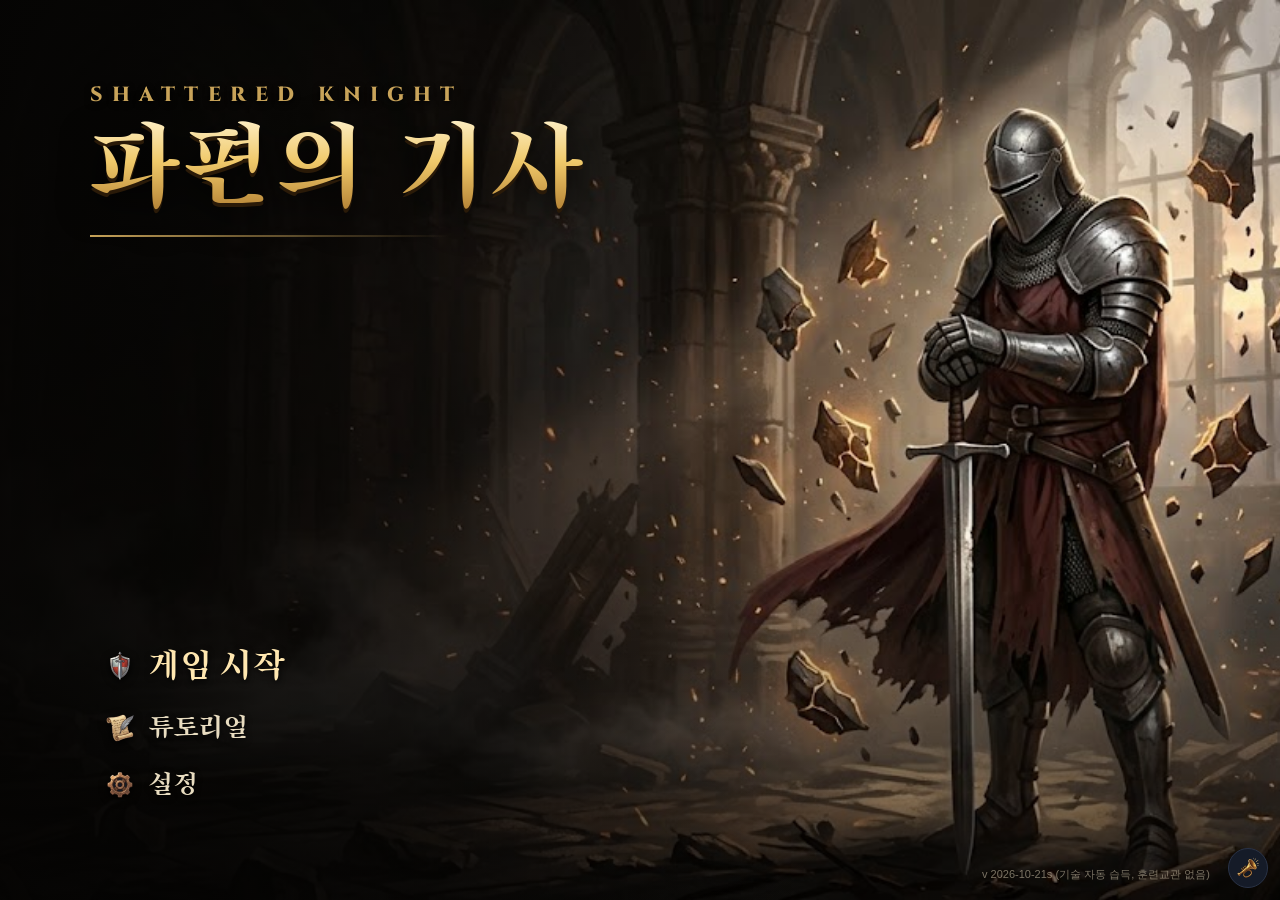
<file: index.html>
<!doctype html>
<html lang="ko">
<head>
  <meta charset="utf-8">
  <meta name="viewport" content="width=device-width, initial-scale=1">
  <title>파편의 기사</title>
  <link rel="icon" href="assets/icon.png">
  <!-- 제목용 글꼴 (인터넷이 없으면 기본 명조체로 표시) -->
  <link rel="preconnect" href="https://fonts.googleapis.com">
  <link rel="preconnect" href="https://fonts.gstatic.com" crossorigin>
  <link rel="stylesheet" href="https://fonts.googleapis.com/css2?family=Cinzel:wght@600;800&family=Song+Myung&display=swap">
  <link rel="stylesheet" href="style.css">
</head>
<body>
  <div id="app"></div>
  <noscript>JavaScript 가 필요합니다.</noscript>
  <script type="module" src="src/main.js"></script>
</body>
</html>
</file>
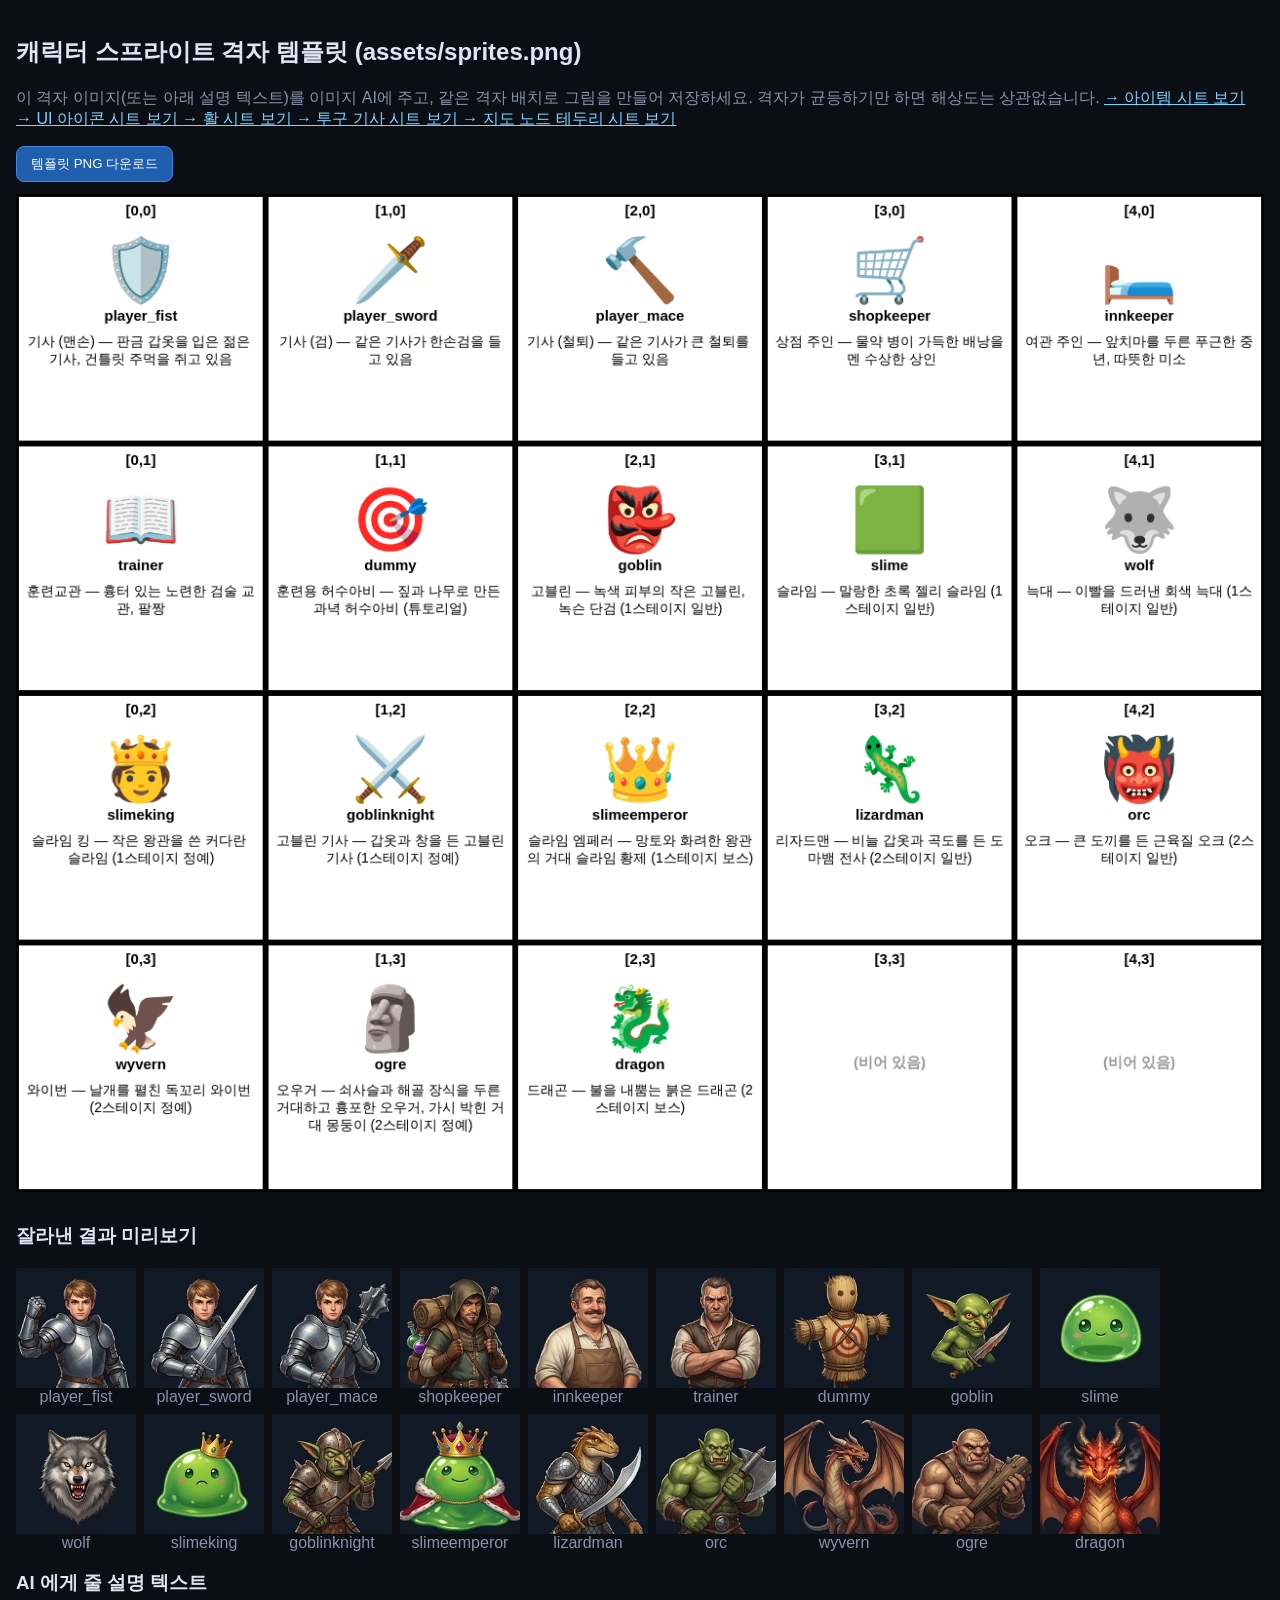
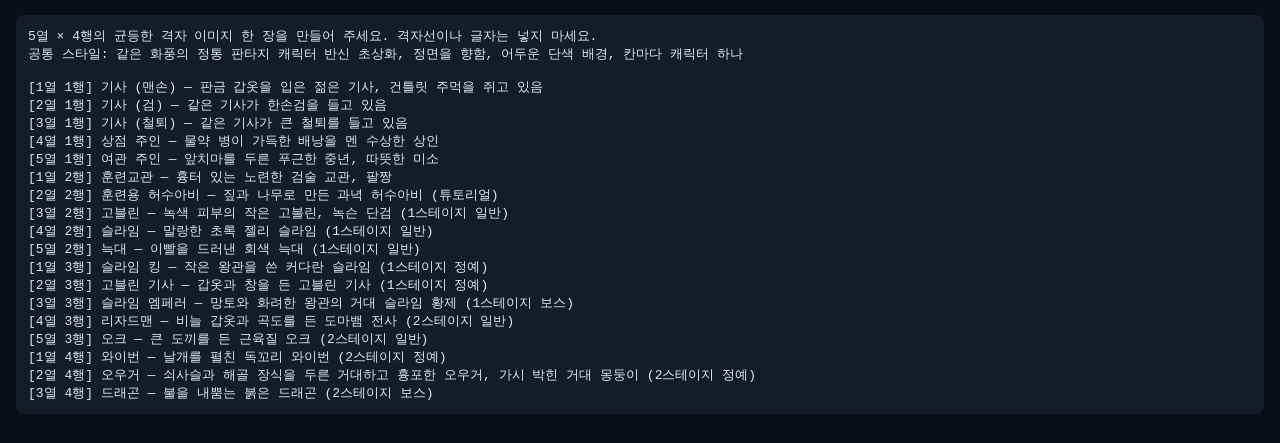
<file: tools/spriteTemplate.html>
<!doctype html>
<html lang="ko">
<head>
  <meta charset="utf-8">
  <title>스프라이트 격자 템플릿</title>
  <style>
    body { margin: 0; background: #0b0e15; color: #dfe6f3; font-family: 'Segoe UI', 'Malgun Gothic', sans-serif; }
    .wrap { padding: 16px; display: flex; flex-direction: column; gap: 12px; }
    body.bare .wrap { padding: 0; }
    body.bare .ui { display: none; }
    canvas { display: block; max-width: 100%; }
    button { padding: 8px 14px; border-radius: 8px; border: 1px solid #3f86e0; background: #1f5fae; color: #fff; cursor: pointer; }
    .muted { color: #8892a8; }
    pre { white-space: pre-wrap; background: #151b28; padding: 12px; border-radius: 8px; }
  </style>
</head>
<body>
<div class="wrap">
  <div class="ui">
    <h2 id="title"></h2>
    <p class="muted">이 격자 이미지(또는 아래 설명 텍스트)를 이미지 AI에 주고, 같은 격자 배치로 그림을 만들어
      저장하세요. 격자가 균등하기만 하면 해상도는 상관없습니다. <a id="switch" style="color:#7fd3ff"></a></p>
    <button id="dl">템플릿 PNG 다운로드</button>
  </div>
  <canvas id="tpl"></canvas>
  <div class="ui">
    <h3>잘라낸 결과 미리보기</h3>
    <div id="preview" class="muted">이미지 파일이 아직 없습니다.</div>
    <h3>AI 에게 줄 설명 텍스트</h3>
    <pre id="prompt"></pre>
  </div>
</div>
<script type="module">
import { CONFIG } from '../src/config/gameConfig.js';

const q = new URLSearchParams(location.search);
const SHEETS = {
  chars: { cfg: CONFIG.sprites, name: '캐릭터', file: 'sprite_template.png' },
  items: { cfg: CONFIG.itemSprites, name: '아이템', file: 'item_template.png' },
  icons: { cfg: CONFIG.icons, name: 'UI 아이콘', file: 'icon_template.png' },
  bows: { cfg: CONFIG.bowSheet, name: '활', file: 'bow_template.png' },
  knights: { cfg: CONFIG.knightSheet, name: '투구 기사', file: 'knight_template.png' },
  frames: { cfg: CONFIG.mapFrames, name: '지도 노드 테두리', file: 'map_nodes_template.png' },
};
const sheetKey = SHEETS[q.get('sheet')] ? q.get('sheet') : 'chars';
const isItems = sheetKey !== 'chars';
const S = SHEETS[sheetKey].cfg;
const CELL = 256;
const cv = document.getElementById('tpl');
cv.width = S.cols * CELL; cv.height = S.rows * CELL;
const ctx = cv.getContext('2d');
if (q.get('bare')) document.body.classList.add('bare');
document.getElementById('title').textContent = `${SHEETS[sheetKey].name} 스프라이트 격자 템플릿 (${S.sheet})`;
const sw = document.getElementById('switch');
sw.replaceWith(...Object.entries(SHEETS).filter(([k]) => k !== sheetKey).map(([k, s]) =>
  Object.assign(document.createElement('a'), { href: `?sheet=${k}`, textContent: ` → ${s.name} 시트 보기 `, style: 'color:#7fd3ff' })));

function wrap(text, maxW) {
  const lines = []; let line = '';
  for (const ch of text) {
    if (ctx.measureText(line + ch).width > maxW) { lines.push(line); line = ch; } else line += ch;
  }
  if (line) lines.push(line);
  return lines;
}

ctx.fillStyle = '#ffffff'; ctx.fillRect(0, 0, cv.width, cv.height);
const byPos = {};
// sheetOf 칸(다른 시트에서 가져오는 칸, 예: 활)과 개별 그림 칸은 이 시트 격자에서 제외
const OWN = Object.entries(S.cells).filter(([, c]) => c.at && !(c.sheetOf && !c.sheetAt));
for (const [key, c] of OWN) byPos[c.at.join(',')] = [key, c];
for (let r = 0; r < S.rows; r++) for (let col = 0; col < S.cols; col++) {
  const x = col * CELL, y = r * CELL;
  ctx.strokeStyle = '#000'; ctx.lineWidth = 3; ctx.strokeRect(x + 1.5, y + 1.5, CELL - 3, CELL - 3);
  const hit = byPos[`${col},${r}`];
  ctx.fillStyle = '#000'; ctx.textAlign = 'center';
  ctx.font = 'bold 15px sans-serif';
  ctx.fillText(`[${col},${r}]`, x + CELL / 2, y + 22);
  if (!hit) { ctx.fillStyle = '#999'; ctx.fillText('(비어 있음)', x + CELL / 2, y + CELL / 2); continue; }
  const [key, c] = hit;
  ctx.font = '64px sans-serif'; ctx.fillText(c.emoji, x + CELL / 2, y + 100);
  ctx.font = 'bold 15px sans-serif'; ctx.fillText(key, x + CELL / 2, y + 130);
  ctx.font = '14px sans-serif';
  wrap(c.desc, CELL - 20).forEach((ln, i) => ctx.fillText(ln, x + CELL / 2, y + 156 + i * 18));
}

document.getElementById('dl').onclick = () => {
  const a = document.createElement('a');
  a.href = cv.toDataURL('image/png'); a.download = SHEETS[sheetKey].file; a.click();
};

document.getElementById('prompt').textContent =
  `${S.cols}열 × ${S.rows}행의 균등한 격자 이미지 한 장을 만들어 주세요. 격자선이나 글자는 넣지 마세요.\n` +
  `공통 스타일: ${S.style}\n\n` +
  OWN.map(([, c]) => `[${c.at[0] + 1}열 ${c.at[1] + 1}행] ${c.desc}`).join('\n');

const img = new Image();
img.onload = () => {
  const box = document.getElementById('preview'); box.textContent = '';
  box.style.cssText = 'display:flex;flex-wrap:wrap;gap:8px';
  const cw = img.naturalWidth / S.cols, ch = img.naturalHeight / S.rows, ins = S.inset ?? 0;
  for (const [key, c] of OWN) {
    const p = document.createElement('canvas'); p.width = 120; p.height = 120;
    p.getContext('2d').drawImage(img, c.at[0] * cw + cw * ins, c.at[1] * ch + ch * ins, cw * (1 - 2 * ins), ch * (1 - 2 * ins), 0, 0, 120, 120);
    const fig = document.createElement('div'); fig.style.textAlign = 'center';
    fig.append(p, Object.assign(document.createElement('div'), { textContent: key }));
    box.append(fig);
  }
};
img.src = '../' + S.sheet;
</script>
</body>
</html>
</file>
<file: style.css>
:root {
  --bg: #0b0e15;
  --panel: #151b28;
  --panel2: #1c2333;
  --line: #2a3347;
  --text: #dfe6f3;
  --muted: #8892a8;
  --accent: #4aa3ff;
  --gold: #ffd54a;
  --bad: #ff5a5a;
  --ok: #6dff9a;
}
* { box-sizing: border-box; }
body {
  margin: 0;
  background: var(--bg);
  color: var(--text);
  font-family: 'Segoe UI', 'Malgun Gothic', sans-serif;
  font-size: 14px;
}
#app { max-width: 1240px; margin: 0 auto; padding: 16px; }
h1, h2, h3, h4 { margin: 0 0 8px; }
h4 { margin-top: 14px; color: #aeb9d0; font-size: 13px; }
.muted { color: var(--muted); }
canvas { display: block; max-width: 100%; }

.screen { display: flex; flex-direction: column; gap: 12px; }
.header { display: flex; align-items: baseline; gap: 14px; flex-wrap: wrap; }
.title { font-size: 34px; text-align: center; margin-top: 16px; }
.panel { background: var(--panel); border: 1px solid var(--line); border-radius: 10px; padding: 14px; }
.panel-row { display: flex; gap: 16px; flex-wrap: wrap; }
.panel-row.big { font-size: 15px; font-weight: 600; }
.two-col { display: grid; grid-template-columns: minmax(0, 1fr) 380px; gap: 14px; align-items: start; }
@media (max-width: 900px) { .two-col { grid-template-columns: 1fr; } }
.row-buttons { display: flex; gap: 10px; justify-content: flex-end; flex-wrap: wrap; margin-top: 10px; }

.btn {
  background: var(--panel2); color: var(--text); border: 1px solid #3a4560;
  border-radius: 8px; padding: 8px 14px; cursor: pointer; font-size: 14px;
}
.btn:hover:not(:disabled) { border-color: var(--accent); background: #22304a; }
.btn:disabled { opacity: 0.45; cursor: default; }
.btn.primary { background: #1f5fae; border-color: #3f86e0; }
.btn.primary:hover:not(:disabled) { background: #2a73cc; }
.btn.warn { border-color: #7a5a2a; }
.btn.big { font-size: 17px; padding: 12px 24px; }
.btn.small { padding: 5px 10px; font-size: 13px; }
.btn.skill.on { background: #1f6a8a; border-color: #45e0ff; }
.mini { background: transparent; color: var(--accent); border: 1px solid #34425e; border-radius: 6px; padding: 2px 8px; cursor: pointer; font-size: 12px; }
.mini:disabled { opacity: 0.4; cursor: default; }
.chips { display: flex; flex-wrap: wrap; gap: 6px; margin: 6px 0; }
.chip { background: #1a2131; color: var(--text); border: 1px solid #34405a; border-radius: 999px; padding: 5px 12px; cursor: pointer; font-size: 13px; }
.chip.on { background: #1f4f7a; border-color: #4aa3ff; }

/* 시작 화면 */
.start { align-items: center; }
.stat-roll { width: min(720px, 100%); }
.roll-row { display: grid; grid-template-columns: 90px 1fr 56px 100px; align-items: center; gap: 10px; padding: 6px 0; border-bottom: 1px solid var(--line); }
.roll-name { font-weight: 600; }
.roll-desc { font-size: 12px; }
.die { width: 46px; height: 46px; border-radius: 8px; background: #f3f3f3; color: #222; font-size: 26px; font-weight: 700; display: flex; align-items: center; justify-content: center; }
.die.rolling { animation: shake 0.1s infinite; }
@keyframes shake { 0% { transform: rotate(-8deg); } 50% { transform: rotate(8deg); } 100% { transform: rotate(-8deg); } }
.help { width: min(720px, 100%); }
.help li { margin: 4px 0; }

/* 지도 */
.map-wrap { display: flex; flex-direction: column; align-items: center; gap: 6px; }
.map-canvas { border-radius: 10px; border: 1px solid var(--line); }
.legend { display: flex; flex-wrap: wrap; gap: 10px; font-size: 12px; color: var(--muted); margin-top: 6px; }
.lg::before { content: ''; display: inline-block; width: 12px; height: 12px; margin-right: 4px; vertical-align: -2px; border-radius: 2px; }
.lg.hit::before { background: rgba(255,170,40,0.6); border: 2px solid #ffb030; }
.lg.destroy::before { background: rgba(255,40,40,0.7); border: 2px solid #ff5050; }
.lg.collapse::before { background: rgba(170,80,255,0.6); border: 2px dashed #d29bff; }
.lg.move::before { background: rgba(60,220,255,0.3); border: 2px solid #45e0ff; }
.lg.frame::before { border: 2px dashed rgba(200,225,255,0.65); }
.lg.tier1::before, .lg.tier2::before { display: none; }

/* 캐릭터 패널 */
.char-panel { font-size: 13px; }
.stat-line { display: grid; grid-template-columns: 70px 28px 1fr; gap: 6px; padding: 3px 0; align-items: center; }
.stat-val { color: var(--gold); text-align: right; }
.stat-block { padding: 2px 0 4px; }
.stat-progress { display: flex; align-items: center; flex-wrap: wrap; gap: 4px 6px; font-size: 11px; color: var(--muted); margin-left: 20px; }
.per-point { background: rgba(224, 168, 58, 0.18); border-radius: 4px; padding: 0 5px; color: #c98a1e; font-weight: 600; }
body.themed .per-point { color: #8a4b00; }
.stat-progress .bar { width: 60px; height: 5px; border-radius: 3px; background: rgba(128, 128, 128, 0.3); overflow: hidden; flex: none; }
.stat-progress .fill { height: 100%; background: #e0a83a; }
body.themed .panel .stat-progress { color: var(--ink-muted); }
.stat-note { color: var(--muted); font-size: 12px; }
.equip-line { display: flex; justify-content: space-between; align-items: center; padding: 3px 0; }
.equip-note { color: var(--muted); font-size: 12px; }
.bag { margin-top: 6px; border-top: 1px dashed var(--line); padding-top: 6px; }
.bag-item { display: flex; justify-content: space-between; align-items: center; padding: 2px 0; }
.pending-box { margin-top: 12px; padding: 8px; background: #20283a; border-radius: 8px; display: flex; justify-content: space-between; align-items: center; gap: 8px; }

/* 전투 */
.phase { background: var(--panel); border: 1px solid var(--line); border-radius: 8px; padding: 10px 14px; font-size: 15px; }
.battle-wrap { display: flex; justify-content: center; }
.battle-canvas, .formation-canvas { border-radius: 10px; border: 1px solid var(--line); cursor: crosshair; }
.battle-bottom { display: grid; grid-template-columns: minmax(0, 1fr) 360px; gap: 12px; }
@media (max-width: 900px) { .battle-bottom { grid-template-columns: 1fr; } }
.controls { display: flex; gap: 8px; flex-wrap: wrap; }
.info { margin-top: 8px; display: flex; flex-direction: column; gap: 4px; font-size: 14px; }
.enemy-line { color: #ffb0b0; }
.aim-line { color: #9fe4ff; }
.ok-line { color: var(--ok); }
.bad-line { color: var(--bad); }
.log { background: var(--panel); border: 1px solid var(--line); border-radius: 8px; padding: 8px; height: 150px; overflow-y: auto; font-size: 12px; }
.log .me { color: #9fe4ff; }
.log .enemy { color: #ffb0b0; }

/* 카드 */
.cards { display: flex; flex-wrap: wrap; gap: 12px; }
.card {
  background: var(--panel2); border: 2px solid #313b52; border-radius: 10px; padding: 12px;
  width: 190px; display: flex; flex-direction: column; gap: 6px; align-items: center; text-align: center;
  cursor: pointer; transition: transform 0.1s, border-color 0.1s;
}
.card:hover { transform: translateY(-2px); border-color: var(--accent); }
.item-card { border-color: color-mix(in srgb, var(--grade) 55%, #313b52); }
.card.picked { border-color: var(--gold); box-shadow: 0 0 12px rgba(255,213,74,0.4); }
.card.dim { opacity: 0.4; }
.card-icon { font-size: 30px; }
.card-title { font-weight: 700; font-size: 15px; }
.card-sub { color: var(--muted); font-size: 12px; }
.card-desc { font-size: 12px; color: #c0c8da; }
.big-card { width: 240px; padding: 20px; }
.thumb { display: flex; justify-content: center; padding: 4px; }

/* 재정비 */
.side { display: flex; flex-direction: column; gap: 6px; }
.tray { display: flex; flex-wrap: wrap; gap: 8px; min-height: 72px; align-content: flex-start; }
.tray-item { background: #1a2131; border: 2px solid #34405a; border-radius: 8px; padding: 6px; cursor: pointer; text-align: center; }
.tray-item.on, .tray-item:hover { border-color: #6dff9a; }
.help-list { padding-left: 18px; font-size: 12px; }
.help-list li { margin: 3px 0; }

/* 훈련교관 */
.skill-list { display: flex; flex-direction: column; gap: 8px; }
.skill-row { display: flex; align-items: center; gap: 12px; padding: 8px; border-radius: 8px; background: #1a2131; border: 1px solid #2e3850; }
.skill-row canvas { border-radius: 4px; }
.skill-info { flex: 1; }
.skill-row.locked { opacity: 0.5; }
.badge { display: inline-block; margin-top: 4px; font-size: 12px; padding: 2px 8px; border-radius: 999px; background: #262f44; }
.badge.unlocked { background: #1f4a2f; color: #9dffb9; }
.badge.learned { background: #1f3b5e; color: #a8d4ff; }
.badge.equipped { background: #5a4a14; color: #ffe38a; }
.forget { display: flex; gap: 6px; align-items: center; flex-wrap: wrap; }
select { background: #1a2131; color: var(--text); border: 1px solid #34405a; border-radius: 6px; padding: 4px; }

.end-screen { align-items: center; }

/* 캐릭터 초상화 */
.portrait { border-radius: 10px; border: 1px solid var(--line); background: #141a28; }
.battle-row { display: flex; justify-content: center; align-items: center; gap: 10px; flex-wrap: wrap; }
.battle-row .vs { font-size: 22px; font-weight: 800; color: #e0a83a; text-shadow: 0 2px 4px #000; }
.fighter { display: flex; flex-direction: column; align-items: center; gap: 4px; width: 150px; }
.fighter .portrait { width: 136px; height: 136px; }
.fighter.me .portrait { border-color: #3f86e0; box-shadow: 0 0 14px rgba(63,134,224,0.35); }
.fighter.foe .portrait { border-color: #c04848; box-shadow: 0 0 14px rgba(220,70,70,0.35); }
.fighter-name { font-weight: 700; font-size: 15px; text-align: center; }
.fighter-sub { font-size: 12px; color: var(--muted); text-align: center; display: flex; align-items: center; justify-content: center; gap: 4px; }
.fighter.hurt .portrait { animation: hurt 0.45s; }
.fighter.me.lunge .portrait { animation: lunge-r 0.35s; }
.fighter.foe.lunge .portrait { animation: lunge-l 0.35s; }
.fighter.dodging .portrait { animation: dodge 0.4s; }
@keyframes hurt {
  0%, 100% { transform: translateX(0); filter: none; }
  20% { transform: translateX(-8px); filter: brightness(1.8) sepia(1) hue-rotate(-50deg) saturate(5); }
  40% { transform: translateX(7px); }
  60% { transform: translateX(-5px); }
  80% { transform: translateX(3px); }
}
@keyframes lunge-r { 50% { transform: translateX(18px) scale(1.05); } }
@keyframes lunge-l { 50% { transform: translateX(-18px) scale(1.05); } }
@keyframes dodge { 50% { transform: translateY(-14px) rotate(-6deg); opacity: 0.6; } }
.npc { display: flex; gap: 14px; align-items: center; margin-bottom: 12px; }
.npc p { margin: 4px 0 0; }
.char-top { display: flex; gap: 10px; align-items: center; margin-bottom: 8px; }
.mute-btn {
  position: fixed; bottom: 12px; right: 12px; z-index: 20; font-size: 20px; width: 40px; height: 40px;
  border-radius: 50%; border: 1px solid var(--line); background: var(--panel); cursor: pointer;
}

/* UI 아이콘 (이모지 대체) */
.icon { display: inline-block; vertical-align: middle; flex: none; }
.with-icon { display: inline-flex; align-items: center; gap: 6px; }
.btn.with-icon { justify-content: center; }
.icon-line { display: flex; align-items: center; gap: 6px; }
.version { font-size: 11px; margin-top: 12px; }
.small-note { font-size: 12px; }
.mute-btn { display: flex; align-items: center; justify-content: center; }

/* 아이템 아이콘 */
/* 누끼 딴 아이템: 배경 없이 등급 색으로 은은하게 빛남 */
.item-icon { flex: none; background: transparent; filter: drop-shadow(0 0 4px var(--grade, transparent)) drop-shadow(0 2px 2px rgba(0, 0, 0, 0.55)); }
.with-icon { display: inline-flex; align-items: center; gap: 6px; }
.gold-row { display: flex; align-items: center; gap: 12px; }
.gold-row h3 { margin: 0; }

/* 상태 표시줄 */
.hud { display: flex; align-items: center; gap: 16px; flex-wrap: wrap; padding: 8px 12px; font-weight: 600; }
.hud .portrait { width: 44px; height: 44px; }
.hud-name { line-height: 1.2; }
.hud-gap { flex: 1; }
body.themed .hud .portrait { border-width: 6px; }
.side-row { display: grid; grid-template-columns: minmax(260px, 340px) 1fr; gap: 12px; align-items: start; }
.three-col { display: grid; grid-template-columns: repeat(auto-fit, minmax(230px, 1fr)); gap: 12px; align-items: start; }
@media (max-width: 900px) { .side-row, .three-col { grid-template-columns: 1fr; } }
.three-col .skill-row { gap: 8px; padding: 6px; }

/* 인벤토리 창 */
.inv-overlay { position: fixed; inset: 0; background: rgba(0, 0, 0, 0.6); z-index: 30; display: flex; align-items: center; justify-content: center; padding: 16px; }
.inv-window { width: min(1000px, 100%); max-height: calc(100vh - 32px); overflow-y: auto; display: flex; flex-direction: column; gap: 8px; }
.inv-head { display: flex; align-items: center; gap: 12px; }
.inv-head h2 { margin: 0; flex: 1; }
.inv-body { display: grid; grid-template-columns: 400px 1fr; gap: 18px; }
@media (max-width: 860px) { .inv-body { grid-template-columns: 1fr; } }
.inv-char { display: flex; align-items: center; justify-content: center; gap: 12px; }
.inv-char .portrait { width: 120px; height: 120px; }
.inv-summary { display: flex; justify-content: center; gap: 14px; flex-wrap: wrap; margin: 8px 0 4px; font-weight: 600; }
.inv-grid { display: grid; grid-template-columns: repeat(5, 64px); gap: 6px; }
.inv-grid.skills { grid-template-columns: repeat(5, 72px); }
.inv-slot {
  position: relative; width: 64px; height: 64px; border-radius: 6px;
  background: rgba(20, 24, 34, 0.55); border: 2px solid var(--grade, rgba(140, 110, 70, 0.6));
  box-shadow: inset 0 2px 6px rgba(0, 0, 0, 0.5); display: flex; align-items: center; justify-content: center;
}
.inv-grid.skills .inv-slot { width: 72px; height: 72px; }
.inv-slot.filled { cursor: pointer; }
.inv-slot.filled:hover { filter: brightness(1.2); transform: translateY(-1px); }
.inv-slot.equip { width: 72px; height: 72px; }
.inv-slot.on { border-color: #ffd54a; box-shadow: 0 0 10px rgba(255, 213, 74, 0.7), inset 0 2px 6px rgba(0, 0, 0, 0.5); }
.inv-slot.blocked { opacity: 0.55; }
.inv-slot canvas { max-width: 92%; max-height: 92%; }
.slot-label { position: absolute; bottom: -2px; left: 0; right: 0; text-align: center; font-size: 10px; color: #f3e6c8; text-shadow: 0 1px 2px #000; pointer-events: none; }
.slot-ghost { opacity: 0.35; }
.potion-slot { display: flex; flex-direction: column; align-items: center; gap: 1px; }
.inv-info { min-height: 52px; padding: 8px 10px; border-radius: 6px; background: rgba(90, 55, 20, 0.12); display: flex; flex-direction: column; gap: 2px; }

/* 메인 화면 (전체 화면 메인 아트) */
.menu-hero {
  position: fixed; inset: 0; z-index: 1; overflow: hidden;
  background: radial-gradient(ellipse at 70% 40%, #3a2a1a 0%, #120d08 70%) , #120d08;
}
.menu-hero.has-art { background: #000 var(--menu-art) 50% 50% / cover no-repeat; animation: menu-pan 40s ease-in-out infinite alternate; }
@keyframes menu-pan { from { background-position: 50% 50%; } to { background-position: 58% 42%; } } /* 배경이 아주 천천히 흘러감 */
.menu-shade { position: absolute; inset: 0; background: linear-gradient(90deg, rgba(5, 4, 3, 0.88) 0%, rgba(5, 4, 3, 0.55) 35%, rgba(5, 4, 3, 0) 65%), linear-gradient(0deg, rgba(0, 0, 0, 0.6) 0%, rgba(0, 0, 0, 0) 35%); }
.menu-content {
  position: relative; height: 100%; display: flex; flex-direction: column; justify-content: space-between;
  padding: 9vh 0 10vh 7vw; box-sizing: border-box;
}
.menu-title-en {
  font-family: 'Cinzel', 'Times New Roman', serif; font-weight: 800; letter-spacing: 0.45em;
  font-size: clamp(14px, 1.6vw, 22px); color: #c9a45a; text-shadow: 0 2px 6px #000; margin-bottom: 4px;
}
.menu-title-ko {
  font-family: 'Song Myung', 'Batang', serif; font-weight: 400; margin: 0;
  font-size: clamp(56px, 8vw, 116px); line-height: 1.05; letter-spacing: 0.04em;
  background: linear-gradient(180deg, #fff3d0 0%, #f0c96a 45%, #a8742a 100%);
  -webkit-background-clip: text; background-clip: text; color: transparent;
  filter: drop-shadow(0 4px 0 #2a1a08) drop-shadow(0 8px 18px rgba(0, 0, 0, 0.85));
}
.menu-title::after { content: ''; display: block; width: min(360px, 40vw); height: 2px; margin-top: 14px; background: linear-gradient(90deg, #c9a45a, rgba(201, 164, 90, 0)); }
.menu-nav { display: flex; flex-direction: column; align-items: flex-start; gap: 6px; }
.menu-btn {
  display: flex; align-items: center; gap: 14px; background: none; border: 0; cursor: pointer;
  padding: 8px 18px 8px 12px; color: #e8dcc0; font-family: 'Song Myung', 'Batang', serif; font-size: clamp(22px, 2.2vw, 30px);
  text-shadow: 0 2px 6px #000; border-left: 3px solid transparent; transition: all 0.18s ease;
}
.menu-btn .icon { filter: drop-shadow(0 2px 4px #000); transition: transform 0.18s; }
.menu-btn:hover { color: #ffd98a; border-left-color: #e0b357; transform: translateX(10px); background: linear-gradient(90deg, rgba(224, 179, 87, 0.18), rgba(224, 179, 87, 0)); }
.menu-btn:hover .icon { transform: scale(1.12); }
.menu-btn.primary { font-size: clamp(28px, 2.8vw, 38px); color: #ffe7b0; }
.menu-version { position: absolute; right: 70px; bottom: 18px; font-size: 11px; color: rgba(232, 220, 192, 0.5); }

/* 설정 */
.menu-screen { align-items: center; gap: 18px; padding-top: 30px; }
.big-title { font-size: 52px; letter-spacing: 2px; }
.center { text-align: center; }
.menu-art .portrait { width: 220px; height: 220px; box-shadow: 0 0 30px rgba(63,134,224,0.35); }
.menu-buttons { display: flex; flex-direction: column; gap: 12px; width: 280px; }
.menu-buttons .btn { width: 100%; }
.settings-screen { align-items: center; }
.settings { width: min(560px, 100%); display: flex; flex-direction: column; gap: 14px; }
.set-row { display: flex; align-items: center; gap: 12px; flex-wrap: wrap; }
.set-row > span:first-child { width: 130px; }
.slider { flex: 1; min-width: 160px; }

/* 튜토리얼 */
.tutorial-box { border: 2px solid #3f86e0; background: linear-gradient(180deg, #17233a, #141b28); }
.tutorial-box.done { border-color: #4ccf7a; }
.tutorial-box.fail { border-color: #e05a5a; }
.tut-head { display: flex; gap: 10px; align-items: center; font-size: 17px; margin-bottom: 6px; }
.tut-step { background: #1f5fae; border-radius: 999px; padding: 2px 10px; font-size: 12px; }
.tut-text { line-height: 1.6; color: #d5def0; }
.tut-msg { margin-top: 8px; padding: 8px 12px; border-radius: 8px; font-weight: 600; }
.tut-msg.done { background: #1d4a2e; color: #a6ffc4; }
.tut-msg.fail { background: #4a1d1d; color: #ffb0b0; }
.tut-msg.hint { background: #3a3418; color: #ffe38a; }
.tut-list li { margin: 6px 0; }

/* ─────────────────────────────────────────────
   그림 UI 테마 (body.themed) — assets/ui/*.png 9-slice 이미지
   테두리 두께는 border-image-slice(그림 크기 대비 %) 와 border-width 로 조절
   ───────────────────────────────────────────── */
body.themed {
  --ink: #3a2814;
  --ink-muted: #6e5536;
  background: #1b130c var(--ui-bg) repeat left top / 512px;
  background-attachment: fixed; /* 페이지 높이가 바뀌어도 배경 무늬가 움직이지 않게 */
  color: #f1e4c8;
}
/* 양피지 패널 */
body.themed .panel,
body.themed .phase,
body.themed .log {
  background: none;
  border: 26px solid transparent;
  border-image: var(--ui-panel) 13% fill / 26px stretch;
  border-radius: 0;
  padding: 6px 8px;
  color: var(--ink);
}
body.themed .panel .muted, body.themed .phase .muted, body.themed .panel .stat-note,
body.themed .panel .equip-note, body.themed .panel .card-sub { color: var(--ink-muted); }
body.themed .panel h3, body.themed .panel h4 { color: #5a3e1f; }
body.themed .stat-val { color: #8a4b00; }
body.themed .enemy-line { color: #9b1c1c; font-weight: 600; }
body.themed .aim-line { color: #1c4f7a; font-weight: 600; }
body.themed .ok-line { color: #1f6e35; }
body.themed .bad-line { color: #a01818; }
body.themed .log .me { color: #1c4f7a; }
body.themed .log .enemy { color: #9b1c1c; }
body.themed .tut-text { color: var(--ink); }
body.themed .tutorial-box { background: none; }
body.themed .bag, body.themed .pending-box, body.themed .skill-row, body.themed .tray-item {
  background: rgba(90, 55, 20, 0.12);
  border-color: #8a6a40;
}
body.themed select { background: #f3e3c0; color: var(--ink); border-color: #8a6a40; }

/* 카드 (작은 양피지) */
body.themed .card {
  background: none;
  border: 18px solid transparent;
  border-width: 16px 18px;
  border-image: var(--ui-card) 12% 16% fill / 16px 18px stretch; /* 위아래 12%, 좌우 16% (모서리 장식) */
  border-radius: 0;
  padding: 6px;
  color: var(--ink);
}
body.themed .card:hover { transform: translateY(-3px); filter: brightness(1.06); }
body.themed .card.picked { filter: drop-shadow(0 0 10px rgba(255, 200, 60, 0.85)); box-shadow: none; }
body.themed .card-desc { color: #4a3520; }
body.themed .item-card .card-title, body.themed .bag-item span { text-shadow: 0 0 2px #000, 0 1px 3px #000; }

/* 나무 버튼 */
body.themed .btn, body.themed .chip, body.themed .mini {
  background: none;
  border: 0;
  border-style: solid;
  border-image: var(--ui-button) 16% 7% fill / 7px 12px stretch; /* 쇠띠: 위아래 16%, 좌우 7% */
  border-radius: 0;
  color: #fbeccc;
  text-shadow: 0 1px 2px #000;
  border-width: 7px 12px;
}
body.themed .btn { padding: 4px 10px; min-height: 18px; }
body.themed .btn.big { padding: 8px 18px; }
body.themed .chip { padding: 2px 6px; border-width: 5px 8px; font-size: 13px; }
body.themed .mini { padding: 0 4px; border-width: 4px 6px; font-size: 12px; }
body.themed .btn.primary {
  border-image: var(--ui-primary) 38% 15% fill / 12px 20px stretch; /* 금 모서리 장식 */
  border-width: 12px 20px;
  padding: 2px 8px;
}
body.themed .btn.primary.big { padding: 6px 14px; }
body.themed .btn:hover:not(:disabled), body.themed .chip:hover { filter: brightness(1.15); background: none; }
body.themed .btn:disabled, body.themed .mini:disabled { filter: grayscale(0.7) brightness(0.8); opacity: 0.6; }
body.themed .btn.skill.on, body.themed .chip.on { filter: brightness(1.25) drop-shadow(0 0 6px rgba(255, 210, 80, 0.9)); background: none; }

/* 제목 리본 */
body.themed .header h2 {
  border: 0;
  border-style: solid;
  border-width: 10px 34px;
  border-image: var(--ui-banner) 20% 15% fill / 10px 34px stretch; /* 리본 꼬리: 좌우 15% */
  padding: 4px 10px;
  color: #fbeccc;
  text-shadow: 0 2px 3px #000;
}
body.themed .header .muted { color: #e4cfa4; }
body.themed .title { color: #f6e2b5; text-shadow: 0 3px 6px #000; }

/* 판·초상화 액자 */
body.themed .battle-canvas, body.themed .formation-canvas, body.themed .map-canvas, body.themed .portrait {
  border: 14px solid transparent;
  border-image: var(--ui-frame) 12% / 14px stretch;
  border-radius: 0;
  box-shadow: none;
}
body.themed .fighter .portrait { width: 140px; height: 140px; }
body.themed .fighter-sub, body.themed .legend { color: #e4cfa4; }
body.themed .panel .legend { color: var(--ink-muted); }

body.themed #toast { background: #f3e3c0; color: var(--ink); border: 2px solid #8a6a40; }

#toast {
  position: fixed; left: 50%; bottom: 30px; transform: translateX(-50%) translateY(20px);
  background: #26324a; border: 1px solid #4a5a80; padding: 10px 18px; border-radius: 8px;
  opacity: 0; transition: all 0.2s; pointer-events: none; z-index: 10;
}
#toast.show { opacity: 1; transform: translateX(-50%) translateY(0); }
</file>
